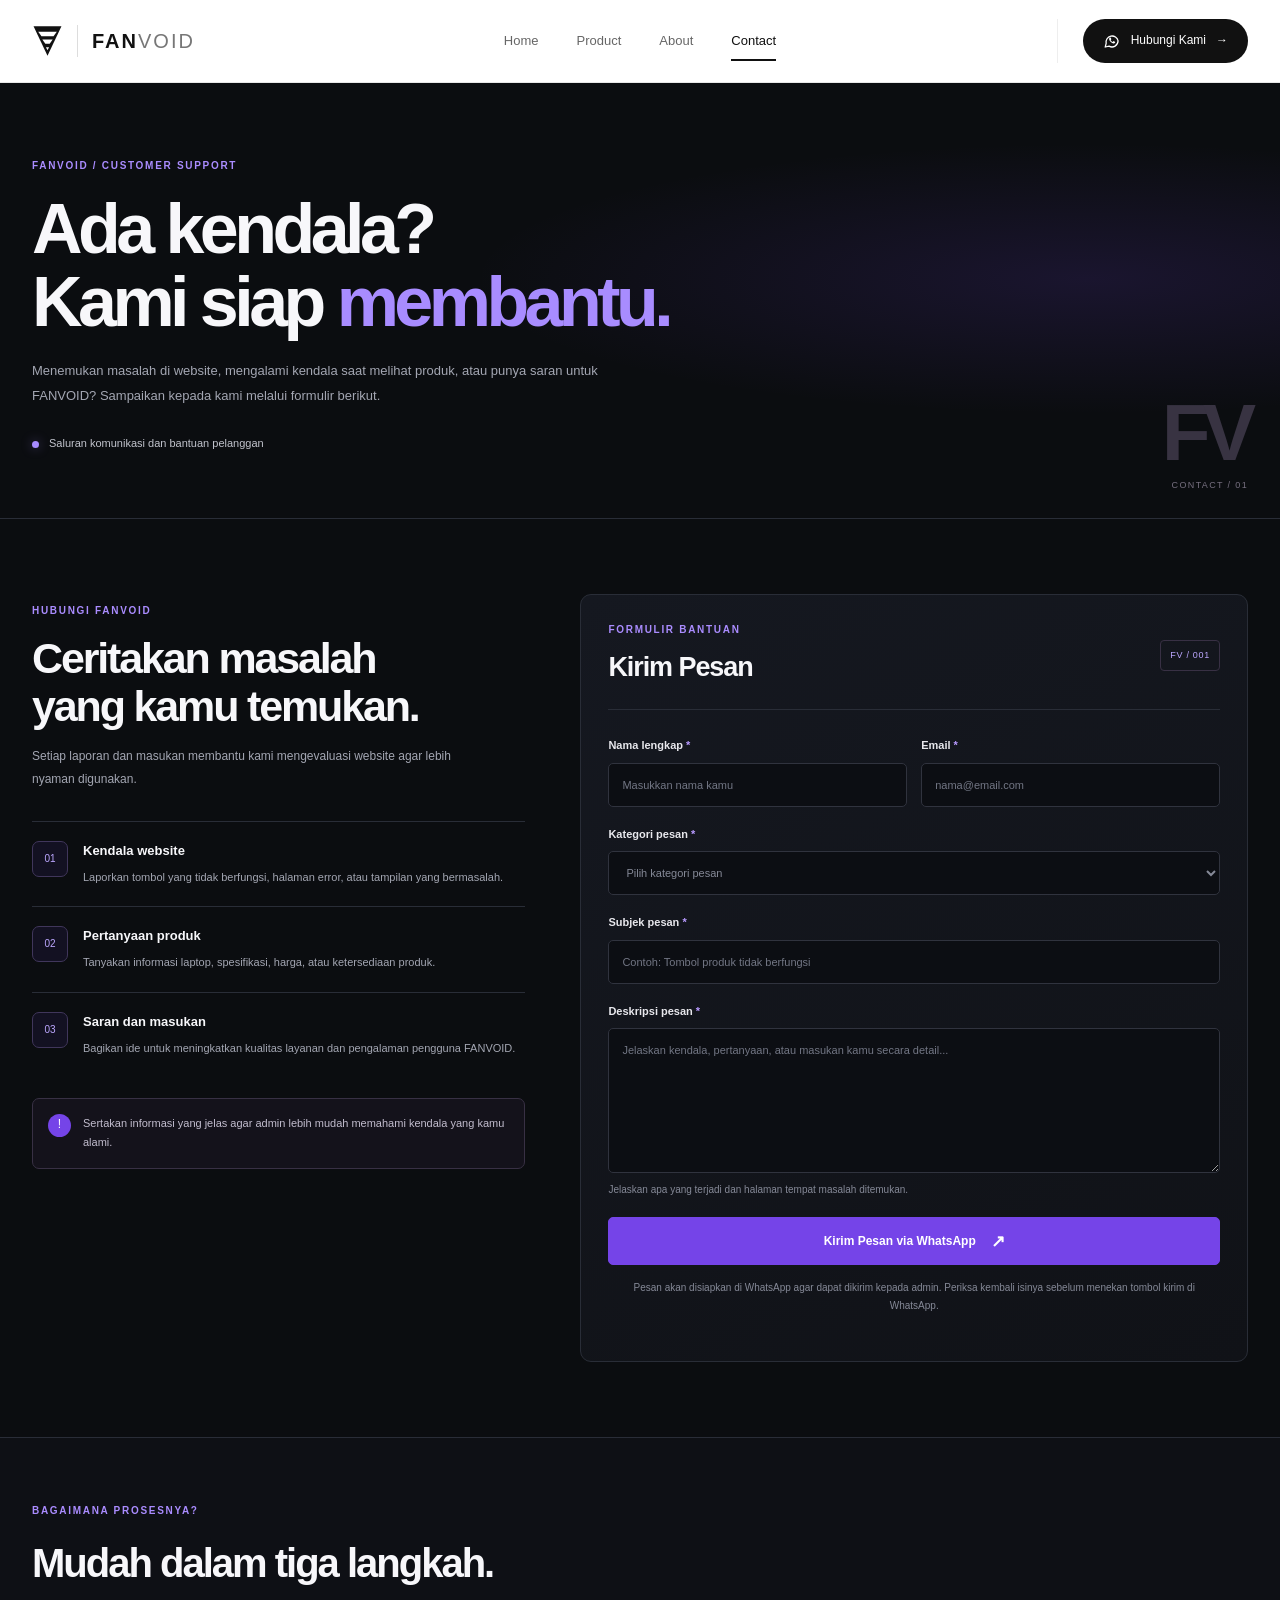
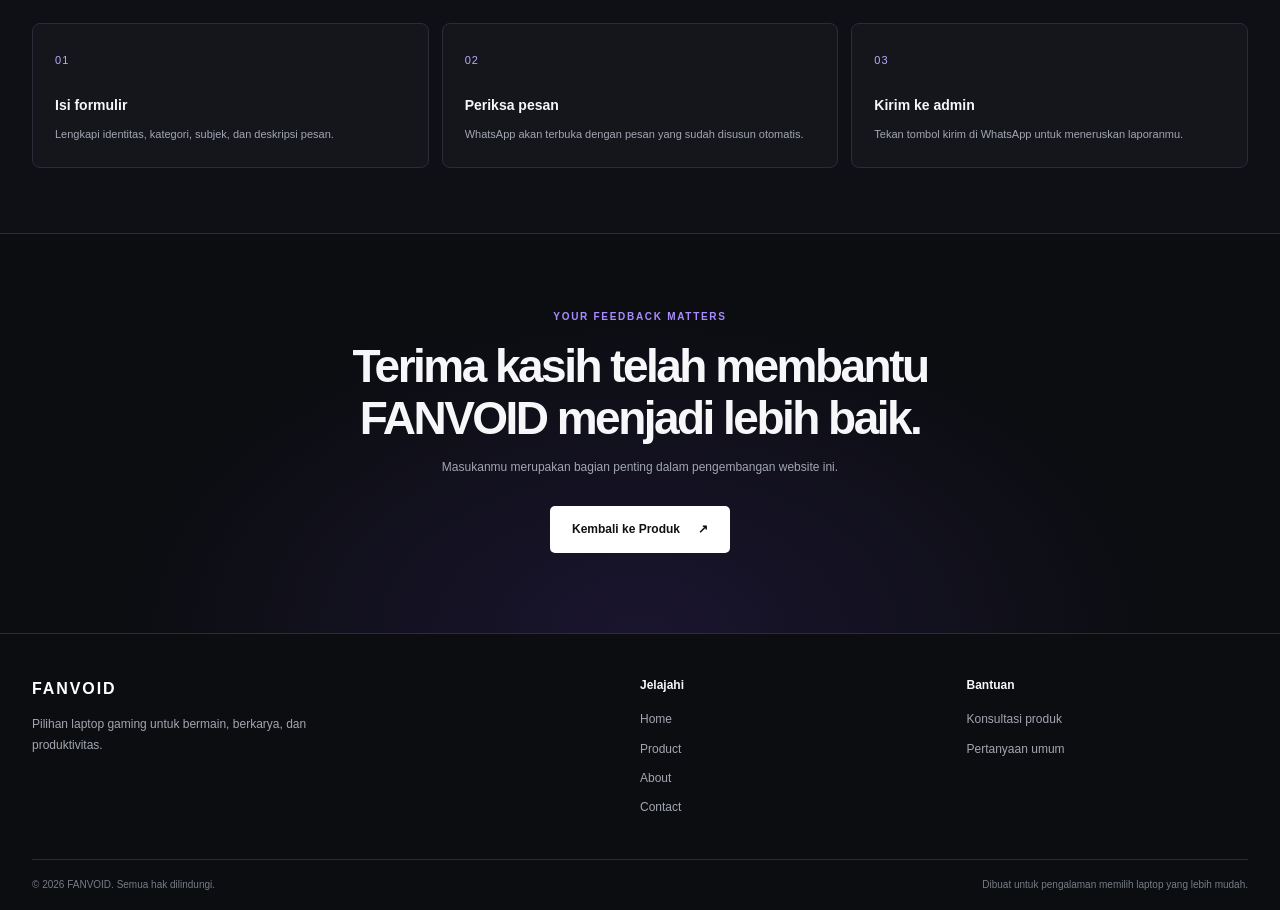
<file: contact.html>
<!DOCTYPE html>
<html lang="id">
<head>
  <meta charset="UTF-8">
  <meta name="viewport" content="width=device-width, initial-scale=1.0">
  <meta name="description" content="Hubungi tim FANVOID untuk melaporkan kendala website, masalah produk, pertanyaan, dan masukan.">
  <title>Hubungi Kami — FANVOID</title>
  <link rel="stylesheet" href="css/style.css">
  <script src="js/script.js" defer></script>
</head>

<body data-page="contact">

  <div id="site-header"></div>

  <main class="contact-page">

    <section class="contact-hero">
      <div class="contact-hero-inner">
        <span class="fv-eyebrow">FANVOID / CUSTOMER SUPPORT</span>
        <h1>Ada kendala?<br>Kami siap <span>membantu.</span></h1>
        <p>
          Menemukan masalah di website, mengalami kendala saat melihat
          produk, atau punya saran untuk FANVOID? Sampaikan kepada kami
          melalui formulir berikut.
        </p>

        <div class="contact-hero-meta">
          <span class="contact-status-dot"></span>
          <span>Saluran komunikasi dan bantuan pelanggan</span>
        </div>
      </div>

      <div class="contact-hero-decoration" aria-hidden="true">
        <span>FV</span>
        <span>CONTACT / 01</span>
      </div>
    </section>

    <section class="contact-main">

      <div class="contact-information">
        <span class="fv-eyebrow">HUBUNGI FANVOID</span>
        <h2>Ceritakan masalah yang kamu temukan.</h2>
        <p>
          Setiap laporan dan masukan membantu kami mengevaluasi website
          agar lebih nyaman digunakan.
        </p>

        <div class="contact-info-list">

          <div class="contact-info-item">
            <span class="contact-info-icon">01</span>
            <div>
              <h3>Kendala website</h3>
              <p>Laporkan tombol yang tidak berfungsi, halaman error, atau tampilan yang bermasalah.</p>
            </div>
          </div>

          <div class="contact-info-item">
            <span class="contact-info-icon">02</span>
            <div>
              <h3>Pertanyaan produk</h3>
              <p>Tanyakan informasi laptop, spesifikasi, harga, atau ketersediaan produk.</p>
            </div>
          </div>

          <div class="contact-info-item">
            <span class="contact-info-icon">03</span>
            <div>
              <h3>Saran dan masukan</h3>
              <p>Bagikan ide untuk meningkatkan kualitas layanan dan pengalaman pengguna FANVOID.</p>
            </div>
          </div>

        </div>

        <div class="contact-note">
          <span>!</span>
          <p>
            Sertakan informasi yang jelas agar admin lebih mudah memahami
            kendala yang kamu alami.
          </p>
        </div>
      </div>

      <div class="contact-form-panel">

        <div class="contact-form-heading">
          <div>
            <span class="fv-eyebrow">FORMULIR BANTUAN</span>
            <h2>Kirim Pesan</h2>
          </div>
          <span class="contact-form-number">FV / 001</span>
        </div>

        <form id="fanvoid-contact-form" class="fanvoid-contact-form">

          <div class="contact-field-row">

            <div class="contact-field">
              <label for="contact-name">Nama lengkap <span>*</span></label>
              <input
                type="text"
                id="contact-name"
                name="name"
                placeholder="Masukkan nama kamu"
                autocomplete="name"
                required
              >
            </div>

            <div class="contact-field">
              <label for="contact-email">Email <span>*</span></label>
              <input
                type="email"
                id="contact-email"
                name="email"
                placeholder="nama@email.com"
                autocomplete="email"
                required
              >
            </div>

          </div>

          <div class="contact-field">
            <label for="contact-category">Kategori pesan <span>*</span></label>
            <select id="contact-category" name="category" required>
              <option value="" selected disabled>Pilih kategori pesan</option>
              <option value="Kendala website">Kendala website</option>
              <option value="Masalah produk">Masalah produk</option>
              <option value="Pertanyaan produk">Pertanyaan produk</option>
              <option value="Saran dan masukan">Saran dan masukan</option>
              <option value="Lainnya">Lainnya</option>
            </select>
          </div>

          <div class="contact-field">
            <label for="contact-subject">Subjek pesan <span>*</span></label>
            <input
              type="text"
              id="contact-subject"
              name="subject"
              placeholder="Contoh: Tombol produk tidak berfungsi"
              required
            >
          </div>

          <div class="contact-field">
            <label for="contact-message">Deskripsi pesan <span>*</span></label>
            <textarea
              id="contact-message"
              name="message"
              rows="6"
              placeholder="Jelaskan kendala, pertanyaan, atau masukan kamu secara detail..."
              required
            ></textarea>
            <small>Jelaskan apa yang terjadi dan halaman tempat masalah ditemukan.</small>
          </div>

          <button type="submit" class="contact-submit-button">
            Kirim Pesan via WhatsApp <span>↗</span>
          </button>

          <p class="contact-form-disclaimer">
            Pesan akan disiapkan di WhatsApp agar dapat dikirim kepada admin.
            Periksa kembali isinya sebelum menekan tombol kirim di WhatsApp.
          </p>

          <p
            id="contact-form-status"
            class="contact-form-status"
            role="status"
            aria-live="polite"
          ></p>

        </form>
      </div>

    </section>

    <section class="contact-steps">

      <div class="contact-steps-heading">
        <span class="fv-eyebrow">BAGAIMANA PROSESNYA?</span>
        <h2>Mudah dalam tiga langkah.</h2>
      </div>

      <div class="contact-steps-grid">

        <article>
          <span>01</span>
          <h3>Isi formulir</h3>
          <p>Lengkapi identitas, kategori, subjek, dan deskripsi pesan.</p>
        </article>

        <article>
          <span>02</span>
          <h3>Periksa pesan</h3>
          <p>WhatsApp akan terbuka dengan pesan yang sudah disusun otomatis.</p>
        </article>

        <article>
          <span>03</span>
          <h3>Kirim ke admin</h3>
          <p>Tekan tombol kirim di WhatsApp untuk meneruskan laporanmu.</p>
        </article>

      </div>
    </section>

    <section class="contact-bottom-cta">
      <span class="fv-eyebrow">YOUR FEEDBACK MATTERS</span>
      <h2>Terima kasih telah membantu FANVOID menjadi lebih baik.</h2>
      <p>Masukanmu merupakan bagian penting dalam pengembangan website ini.</p>
      <a href="product.html" class="fv-button fv-button-light">
        Kembali ke Produk <span>↗</span>
      </a>
    </section>

  </main>

  <div id="site-footer"></div>

  <script>
    // Nomor WhatsApp admin FANVOID
    const FANVOID_ADMIN_WHATSAPP = "6289666377907";

    const contactForm = document.getElementById("fanvoid-contact-form");
    const contactStatus = document.getElementById("contact-form-status");

    contactForm.addEventListener("submit", function (event) {
      event.preventDefault();

      if (!contactForm.checkValidity()) {
        contactForm.reportValidity();
        return;
      }

      const formData = new FormData(contactForm);

      const name = formData.get("name").trim();
      const email = formData.get("email").trim();
      const category = formData.get("category");
      const subject = formData.get("subject").trim();
      const message = formData.get("message").trim();

      const whatsappMessage = [
        "Halo Admin FANVOID, saya ingin menyampaikan pesan.",
        "",
        "Nama: " + name,
        "Email: " + email,
        "Kategori: " + category,
        "Subjek: " + subject,
        "",
        "Deskripsi:",
        message
      ].join("\n");

      const whatsappURL =
        "https://wa.me/" +
        FANVOID_ADMIN_WHATSAPP +
        "?text=" +
        encodeURIComponent(whatsappMessage);

      contactStatus.classList.remove("is-error");
      contactStatus.textContent =
        "WhatsApp sedang dibuka. Periksa pesan, lalu tekan Kirim di WhatsApp.";

      window.open(whatsappURL, "_blank", "noopener,noreferrer");
    });
  </script>

</body>
</html>
</file>
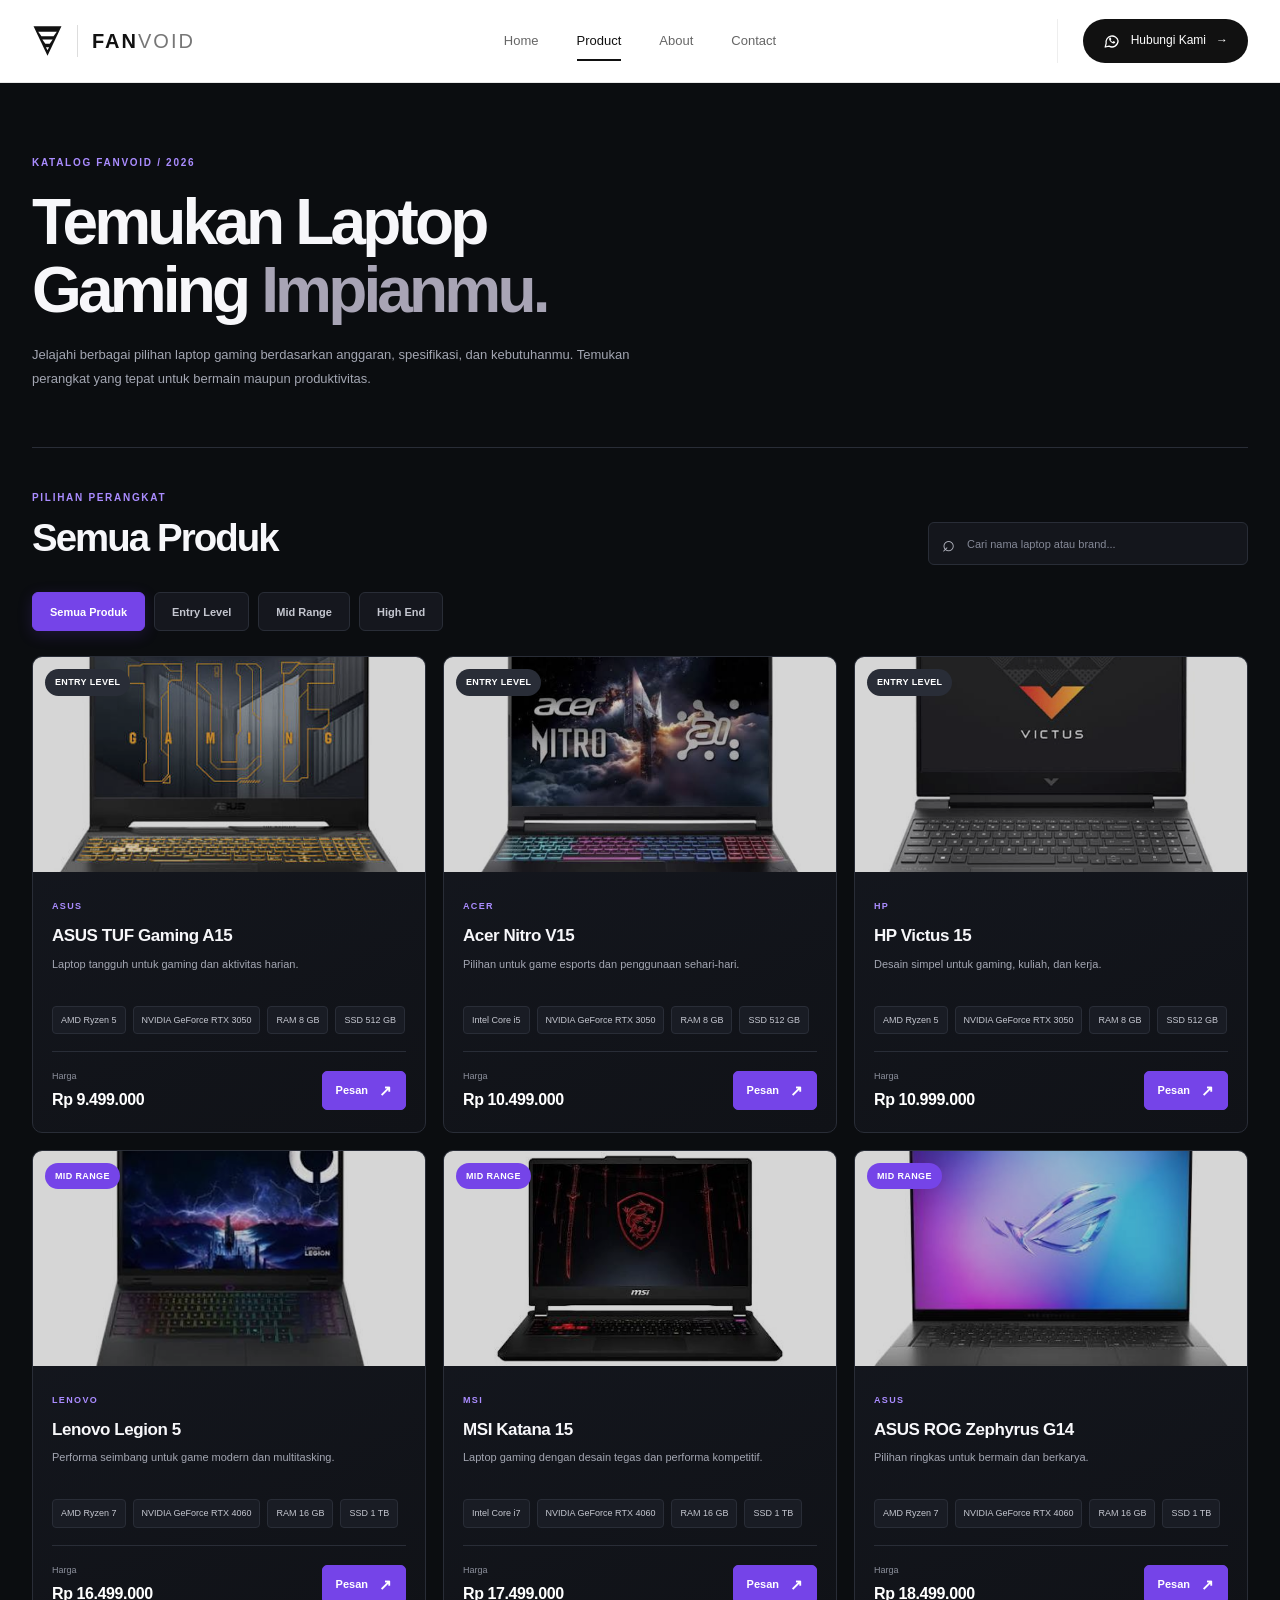
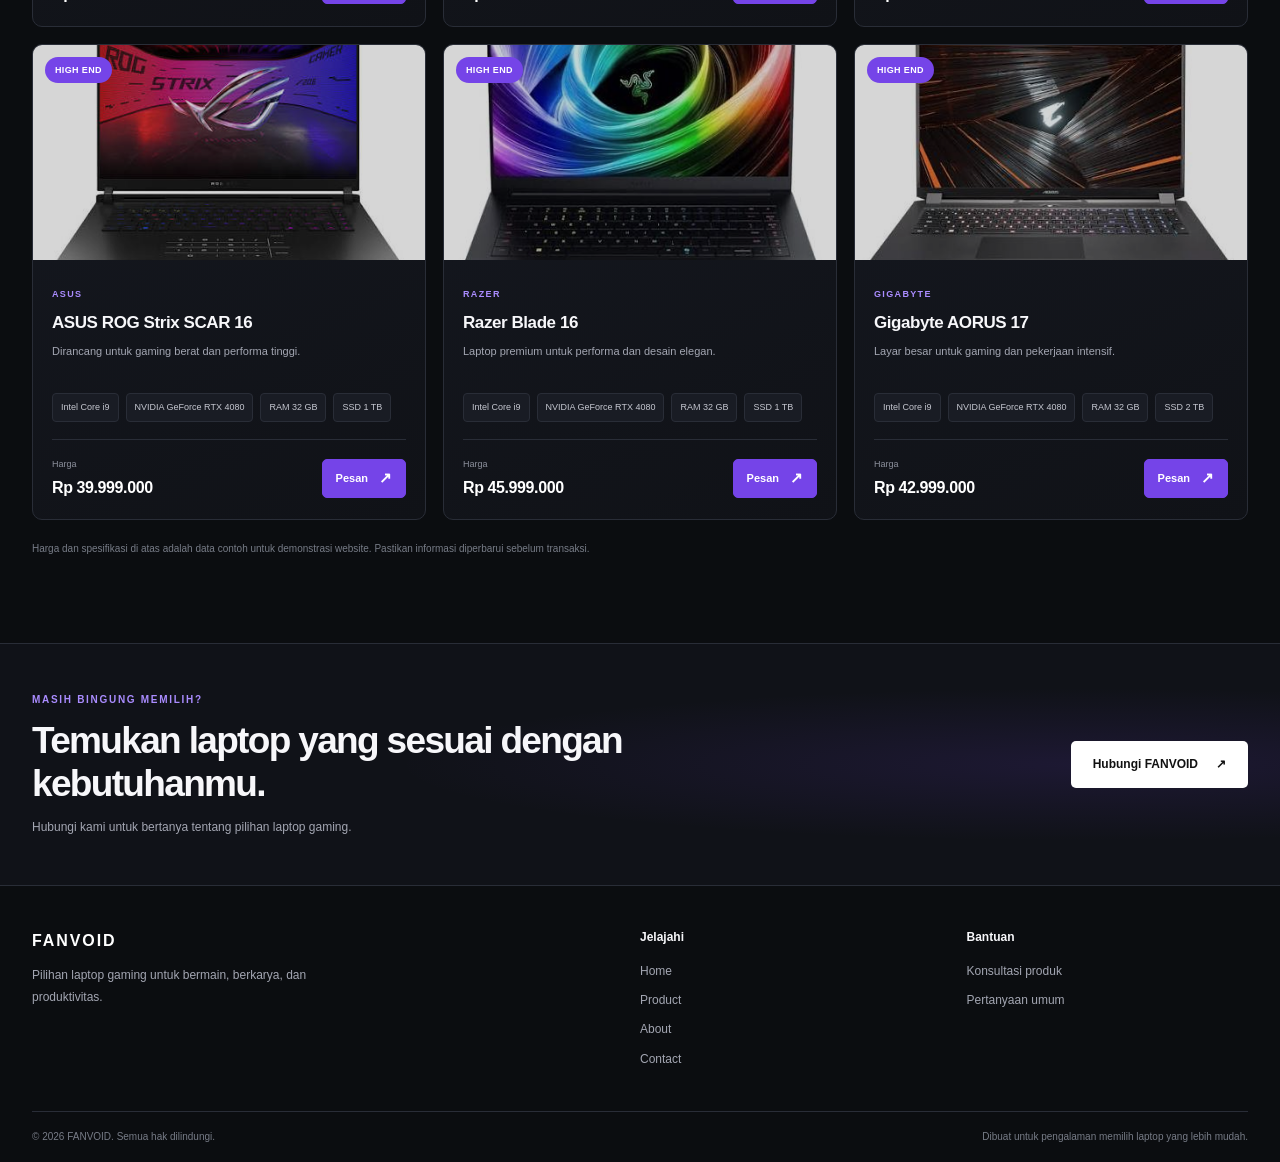
<file: product.html>
<!DOCTYPE html>
<html lang="id">
<head>
  <meta charset="UTF-8">
  <meta name="viewport" content="width=device-width, initial-scale=1.0">
  <meta name="description" content="Jelajahi laptop gaming FANVOID berdasarkan kategori dan spesifikasi.">
  <title>Produk Laptop Gaming — FANVOID</title>
  <link rel="stylesheet" href="css/style.css">
  <script src="js/script.js" defer></script>
</head>

<body data-page="product">

  <div id="site-header"></div>

  <main class="product-page">

    <section class="page-intro">
      <span class="fv-eyebrow">KATALOG FANVOID / 2026</span>
      <h1>Temukan Laptop<br>Gaming <span>Impianmu.</span></h1>
      <p class="lead">
        Jelajahi berbagai pilihan laptop gaming berdasarkan anggaran,
        spesifikasi, dan kebutuhanmu. Temukan perangkat yang tepat
        untuk bermain maupun produktivitas.
      </p>
    </section>

    <section class="fv-section product-catalog">

      <div class="catalog-toolbar">
        <div>
          <span class="fv-eyebrow">PILIHAN PERANGKAT</span>
          <h2>Semua Produk</h2>
        </div>

        <label class="product-search">
          <span aria-hidden="true">⌕</span>
          <input
            type="search"
            id="product-search"
            placeholder="Cari nama laptop atau brand..."
            aria-label="Cari laptop"
          >
        </label>
      </div>

      <div class="product-filters" role="group" aria-label="Filter kategori laptop">
        <button class="product-filter is-active" type="button" data-category="all">
          Semua Produk
        </button>
        <button class="product-filter" type="button" data-category="entry">
          Entry Level
        </button>
        <button class="product-filter" type="button" data-category="mid">
          Mid Range
        </button>
        <button class="product-filter" type="button" data-category="high">
          High End
        </button>
      </div>

      <div class="catalog-product-grid" id="catalog-product-grid">

        <!-- ENTRY LEVEL -->
        <article class="catalog-product-card" data-category="entry"
          data-search="asus tuf gaming a15 asus ryzen 5 rtx 3050">
          <div class="catalog-product-image">
            <img src="foto/asus tuf a15.jpg"
              alt="ASUS TUF Gaming A15" loading="lazy">
            <span class="catalog-badge">ENTRY LEVEL</span>
          </div>
          <div class="catalog-product-info">
            <span class="catalog-brand">ASUS</span>
            <h3>ASUS TUF Gaming A15</h3>
            <p class="catalog-description">Laptop tangguh untuk gaming dan aktivitas harian.</p>
            <div class="catalog-specs">
              <span>AMD Ryzen 5</span>
              <span>NVIDIA GeForce RTX 3050</span>
              <span>RAM 8 GB</span>
              <span>SSD 512 GB</span>
            </div>
            <div class="catalog-product-bottom">
              <div>
                <small>Harga</small>
                <strong>Rp 9.499.000</strong>
              </div>
              <a class="catalog-order-button" href="#"
                data-product="ASUS TUF Gaming A15"
                aria-label="Pesan ASUS TUF Gaming A15 via WhatsApp">
                Pesan <span>↗</span>
              </a>
            </div>
          </div>
        </article>

        <article class="catalog-product-card" data-category="entry"
          data-search="acer nitro v15 acer intel core i5 rtx 3050">
          <div class="catalog-product-image">
            <img src="foto/acer nitrov15.jpg"
              alt="Acer Nitro V15" loading="lazy">
            <span class="catalog-badge">ENTRY LEVEL</span>
          </div>
          <div class="catalog-product-info">
            <span class="catalog-brand">ACER</span>
            <h3>Acer Nitro V15</h3>
            <p class="catalog-description">Pilihan untuk game esports dan penggunaan sehari-hari.</p>
            <div class="catalog-specs">
              <span>Intel Core i5</span>
              <span>NVIDIA GeForce RTX 3050</span>
              <span>RAM 8 GB</span>
              <span>SSD 512 GB</span>
            </div>
            <div class="catalog-product-bottom">
              <div>
                <small>Harga</small>
                <strong>Rp 10.499.000</strong>
              </div>
              <a class="catalog-order-button" href="#"
                data-product="Acer Nitro V15"
                aria-label="Pesan Acer Nitro V15 via WhatsApp">
                Pesan <span>↗</span>
              </a>
            </div>
          </div>
        </article>

        <article class="catalog-product-card" data-category="entry"
          data-search="hp victus 15 hp ryzen 5 rtx 3050">
          <div class="catalog-product-image">
            <img src="foto/hp.jpg"
              alt="HP Victus 15" loading="lazy">
            <span class="catalog-badge">ENTRY LEVEL</span>
          </div>
          <div class="catalog-product-info">
            <span class="catalog-brand">HP</span>
            <h3>HP Victus 15</h3>
            <p class="catalog-description">Desain simpel untuk gaming, kuliah, dan kerja.</p>
            <div class="catalog-specs">
              <span>AMD Ryzen 5</span>
              <span>NVIDIA GeForce RTX 3050</span>
              <span>RAM 8 GB</span>
              <span>SSD 512 GB</span>
            </div>
            <div class="catalog-product-bottom">
              <div>
                <small>Harga</small>
                <strong>Rp 10.999.000</strong>
              </div>
              <a class="catalog-order-button" href="#"
                data-product="HP Victus 15"
                aria-label="Pesan HP Victus 15 via WhatsApp">
                Pesan <span>↗</span>
              </a>
            </div>
          </div>
        </article>

        <!-- MID RANGE -->
        <article class="catalog-product-card" data-category="mid"
          data-search="lenovo legion 5 lenovo ryzen 7 rtx 4060">
          <div class="catalog-product-image">
            <img src="foto/lenovo legion 5.jpg"
              alt="Lenovo Legion 5" loading="lazy">
            <span class="catalog-badge catalog-badge-purple">MID RANGE</span>
          </div>
          <div class="catalog-product-info">
            <span class="catalog-brand">LENOVO</span>
            <h3>Lenovo Legion 5</h3>
            <p class="catalog-description">Performa seimbang untuk game modern dan multitasking.</p>
            <div class="catalog-specs">
              <span>AMD Ryzen 7</span>
              <span>NVIDIA GeForce RTX 4060</span>
              <span>RAM 16 GB</span>
              <span>SSD 1 TB</span>
            </div>
            <div class="catalog-product-bottom">
              <div>
                <small>Harga</small>
                <strong>Rp 16.499.000</strong>
              </div>
              <a class="catalog-order-button" href="#"
                data-product="Lenovo Legion 5"
                aria-label="Pesan Lenovo Legion 5 via WhatsApp">
                Pesan <span>↗</span>
              </a>
            </div>
          </div>
        </article>

        <article class="catalog-product-card" data-category="mid"
          data-search="msi katana 15 msi intel core i7 rtx 4060">
          <div class="catalog-product-image">
            <img src="foto/msi katana 15.jpg"
              alt="MSI Katana 15" loading="lazy">
            <span class="catalog-badge catalog-badge-purple">MID RANGE</span>
          </div>
          <div class="catalog-product-info">
            <span class="catalog-brand">MSI</span>
            <h3>MSI Katana 15</h3>
            <p class="catalog-description">Laptop gaming dengan desain tegas dan performa kompetitif.</p>
            <div class="catalog-specs">
              <span>Intel Core i7</span>
              <span>NVIDIA GeForce RTX 4060</span>
              <span>RAM 16 GB</span>
              <span>SSD 1 TB</span>
            </div>
            <div class="catalog-product-bottom">
              <div>
                <small>Harga</small>
                <strong>Rp 17.499.000</strong>
              </div>
              <a class="catalog-order-button" href="#"
                data-product="MSI Katana 15"
                aria-label="Pesan MSI Katana 15 via WhatsApp">
                Pesan <span>↗</span>
              </a>
            </div>
          </div>
        </article>

        <article class="catalog-product-card" data-category="mid"
          data-search="asus rog zephyrus g14 asus ryzen 7 rtx 4060">
          <div class="catalog-product-image">
            <img src="foto/ASUS ROG Zephyrus G14.jpg"
              alt="ASUS ROG Zephyrus G14" loading="lazy">
            <span class="catalog-badge catalog-badge-purple">MID RANGE</span>
          </div>
          <div class="catalog-product-info">
            <span class="catalog-brand">ASUS</span>
            <h3>ASUS ROG Zephyrus G14</h3>
            <p class="catalog-description">Pilihan ringkas untuk bermain dan berkarya.</p>
            <div class="catalog-specs">
              <span>AMD Ryzen 7</span>
              <span>NVIDIA GeForce RTX 4060</span>
              <span>RAM 16 GB</span>
              <span>SSD 1 TB</span>
            </div>
            <div class="catalog-product-bottom">
              <div>
                <small>Harga</small>
                <strong>Rp 18.499.000</strong>
              </div>
              <a class="catalog-order-button" href="#"
                data-product="ASUS ROG Zephyrus G14"
                aria-label="Pesan ASUS ROG Zephyrus G14 via WhatsApp">
                Pesan <span>↗</span>
              </a>
            </div>
          </div>
        </article>

        <!-- HIGH END -->
        <article class="catalog-product-card" data-category="high"
          data-search="asus rog strix scar 16 asus intel core i9 rtx 4080">
          <div class="catalog-product-image">
            <img src="foto/ASUS ROG Strix SCAR 16.jpg"
              alt="ASUS ROG Strix SCAR 16" loading="lazy">
            <span class="catalog-badge catalog-badge-purple">HIGH END</span>
          </div>
          <div class="catalog-product-info">
            <span class="catalog-brand">ASUS</span>
            <h3>ASUS ROG Strix SCAR 16</h3>
            <p class="catalog-description">Dirancang untuk gaming berat dan performa tinggi.</p>
            <div class="catalog-specs">
              <span>Intel Core i9</span>
              <span>NVIDIA GeForce RTX 4080</span>
              <span>RAM 32 GB</span>
              <span>SSD 1 TB</span>
            </div>
            <div class="catalog-product-bottom">
              <div>
                <small>Harga</small>
                <strong>Rp 39.999.000</strong>
              </div>
              <a class="catalog-order-button" href="#"
                data-product="ASUS ROG Strix SCAR 16"
                aria-label="Pesan ASUS ROG Strix SCAR 16 via WhatsApp">
                Pesan <span>↗</span>
              </a>
            </div>
          </div>
        </article>

        <article class="catalog-product-card" data-category="high"
          data-search="razer blade 16 razer intel core i9 rtx 4080">
          <div class="catalog-product-image">
            <img src="foto/Razer Blade 16.jpg"
              alt="Razer Blade 16" loading="lazy">
            <span class="catalog-badge catalog-badge-purple">HIGH END</span>
          </div>
          <div class="catalog-product-info">
            <span class="catalog-brand">RAZER</span>
            <h3>Razer Blade 16</h3>
            <p class="catalog-description">Laptop premium untuk performa dan desain elegan.</p>
            <div class="catalog-specs">
              <span>Intel Core i9</span>
              <span>NVIDIA GeForce RTX 4080</span>
              <span>RAM 32 GB</span>
              <span>SSD 1 TB</span>
            </div>
            <div class="catalog-product-bottom">
              <div>
                <small>Harga</small>
                <strong>Rp 45.999.000</strong>
              </div>
              <a class="catalog-order-button" href="#"
                data-product="Razer Blade 16"
                aria-label="Pesan Razer Blade 16 via WhatsApp">
                Pesan <span>↗</span>
              </a>
            </div>
          </div>
        </article>

        <article class="catalog-product-card" data-category="high"
          data-search="gigabyte aorus 17 gigabyte intel core i9 rtx 4080">
          <div class="catalog-product-image">
            <img src="foto/Gigabyte AORUS 17.jpg"
              alt="Gigabyte AORUS 17" loading="lazy">
            <span class="catalog-badge catalog-badge-purple">HIGH END</span>
          </div>
          <div class="catalog-product-info">
            <span class="catalog-brand">GIGABYTE</span>
            <h3>Gigabyte AORUS 17</h3>
            <p class="catalog-description">Layar besar untuk gaming dan pekerjaan intensif.</p>
            <div class="catalog-specs">
              <span>Intel Core i9</span>
              <span>NVIDIA GeForce RTX 4080</span>
              <span>RAM 32 GB</span>
              <span>SSD 2 TB</span>
            </div>
            <div class="catalog-product-bottom">
              <div>
                <small>Harga</small>
                <strong>Rp 42.999.000</strong>
              </div>
              <a class="catalog-order-button" href="#"
                data-product="Gigabyte AORUS 17"
                aria-label="Pesan Gigabyte AORUS 17 via WhatsApp">
                Pesan <span>↗</span>
              </a>
            </div>
          </div>
        </article>

      </div>

      <div class="catalog-empty" id="catalog-empty" hidden>
        <h3>Produk tidak ditemukan</h3>
        <p>Coba kategori atau kata pencarian yang berbeda.</p>
        <button type="button" id="reset-products" class="product-filter">
          Tampilkan Semua Produk
        </button>
      </div>

      <p class="catalog-disclaimer">
        Harga dan spesifikasi di atas adalah data contoh untuk demonstrasi website.
        Pastikan informasi diperbarui sebelum transaksi.
      </p>

    </section>

    <section class="product-contact-cta">
      <div>
        <span class="fv-eyebrow">MASIH BINGUNG MEMILIH?</span>
        <h2>Temukan laptop yang sesuai dengan kebutuhanmu.</h2>
        <p>Hubungi kami untuk bertanya tentang pilihan laptop gaming.</p>
      </div>
      <a href="contact.html" class="fv-button fv-button-light">
        Hubungi FANVOID <span>↗</span>
      </a>
    </section>

  </main>

  <div id="site-footer"></div>

  <script>
    // Nomor WhatsApp admin FANVOID
    const FANVOID_WHATSAPP = "6289666377907";

    const filterButtons = document.querySelectorAll(".product-filter[data-category]");
    const searchInput = document.getElementById("product-search");
    const productCards = [...document.querySelectorAll(".catalog-product-card")];
    const countLabel = document.getElementById("product-count");
    const emptyState = document.getElementById("catalog-empty");
    const resetButton = document.getElementById("reset-products");

    let activeCategory = "all";

    function filterProducts() {
      const query = searchInput.value.trim().toLowerCase();
      let visible = 0;

      productCards.forEach(card => {
        const matchesCategory =
          activeCategory === "all" ||
          card.dataset.category === activeCategory;

        const searchableText =
          (card.dataset.search + " " + card.innerText).toLowerCase();

        const matchesSearch = searchableText.includes(query);
        const show = matchesCategory && matchesSearch;

        card.hidden = !show;

        if (show) visible++;
      });

      countLabel.textContent = visible;
      emptyState.hidden = visible !== 0;
    }

    filterButtons.forEach(button => {
      button.addEventListener("click", () => {
        activeCategory = button.dataset.category;

        filterButtons.forEach(item => {
          const selected = item === button;
          item.classList.toggle("is-active", selected);
          item.setAttribute("aria-pressed", String(selected));
        });

        const heading = document.querySelector(".catalog-toolbar h2");

        const categoryNames = {
          all: "Semua Produk",
          entry: "Entry Level",
          mid: "Mid Range",
          high: "High End"
        };

        heading.textContent = categoryNames[activeCategory];

        filterProducts();
      });
    });

    searchInput.addEventListener("input", filterProducts);

    resetButton.addEventListener("click", () => {
      activeCategory = "all";
      searchInput.value = "";

      filterButtons.forEach(button => {
        const selected = button.dataset.category === "all";
        button.classList.toggle("is-active", selected);
        button.setAttribute("aria-pressed", String(selected));
      });

      document.querySelector(".catalog-toolbar h2").textContent =
        "Semua Produk";

      filterProducts();
    });

    // Tombol pesan mengarahkan pelanggan ke WhatsApp admin.
    document.querySelectorAll(".catalog-order-button").forEach(button => {
      button.addEventListener("click", event => {
        event.preventDefault();

        const productName = button.dataset.product;

        const message =
          `Halo FANVOID, saya tertarik dengan ${productName}. ` +
          `Boleh minta informasi harga dan ketersediaannya?`;

        const url =
          "https://wa.me/" + FANVOID_WHATSAPP +
          "?text=" + encodeURIComponent(message);

        window.open(url, "_blank", "noopener,noreferrer");
      });
    });

    filterButtons.forEach(button => {
      button.setAttribute(
        "aria-pressed",
        String(button.dataset.category === "all")
      );
    });
  </script>

</body>
</html>
</file>
<file: css/style.css>
/* =========================================
   FANVOID — UNIFIED DESIGN SYSTEM
   Dark premium | White header | Purple accent
========================================= */

:root {
  --bg: #0b0d10;
  --surface: #12151b;
  --surface-2: #171a22;
  --border: #292d37;
  --text: #f7f7fa;
  --muted: #a3a6b2;
  --purple: #7544e8;
  --purple-light: #aa8cff;
  --white: #fff;
  --header-height: 82px;
}

* {
  box-sizing: border-box;
}

html {
  scroll-behavior: smooth;
  scroll-padding-top: 100px;
}

body {
  margin: 0;
  background: var(--bg);
  color: var(--text);
  font-family: Inter, Arial, sans-serif;
  line-height: 1.6;
}

body, button, input, select, textarea {
  font-family: Inter, Arial, sans-serif;
}

img {
  display: block;
  max-width: 100%;
}

a {
  color: inherit;
}

button {
  cursor: pointer;
}

[hidden] {
  display: none !important;
}

.section-wrap,
.fv-section,
.fv-service-inner {
  width: min(100% - 64px, 1280px);
  margin-inline: auto;
}

/* =========================================
   HEADER — TETAP PUTIH
========================================= */

.site-header {
  position: sticky;
  top: 0;
  z-index: 100;
  background: #fff;
  border-bottom: 1px solid #e8e8e8;
}

.header-inner {
  width: min(100% - 64px, 1440px);
  min-height: var(--header-height);
  margin: auto;
  display: grid;
  grid-template-columns: 1fr auto 1fr;
  align-items: center;
  gap: 30px;
}

.brand {
  display: inline-flex;
  align-items: center;
  gap: 14px;
  justify-self: start;
  color: #111;
  text-decoration: none;
}

.brand-mark {
  width: 31px;
  height: 36px;
}

.brand-divider {
  width: 1px;
  height: 32px;
  background: #ddd;
}

.brand-name {
  font-size: 20px;
  font-weight: 800;
  letter-spacing: .1em;
}

.brand-name span {
  color: #777;
  font-weight: 500;
}

.main-nav {
  display: flex;
  align-items: center;
  gap: 38px;
}

.main-nav a {
  position: relative;
  padding: 30px 0;
  color: #666;
  font-size: 13px;
  text-decoration: none;
  transition: color .2s;
}

.main-nav a:hover,
.main-nav a.active {
  color: #111;
}

.main-nav a.active::after {
  content: "";
  position: absolute;
  bottom: 20px;
  left: 0;
  right: 0;
  height: 2px;
  background: #111;
}

.header-action {
  justify-self: end;
  padding-left: 25px;
  border-left: 1px solid #eee;
}

.whatsapp-button {
  display: inline-flex;
  align-items: center;
  justify-content: center;
  gap: 10px;
  min-height: 44px;
  padding: 0 20px;
  border-radius: 30px;
  background: #111;
  color: #fff;
  font-size: 12px;
  text-decoration: none;
  transition: background .2s;
}

.whatsapp-button:hover {
  background: var(--purple);
}

.whatsapp-button svg {
  width: 18px;
  height: 18px;
}

.menu-toggle {
  display: none;
  width: 40px;
  height: 40px;
  align-items: center;
  justify-content: center;
  border: 1px solid #ddd;
  border-radius: 5px;
  background: #fff;
  color: #111;
}

/* =========================================
   GLOBAL TYPOGRAPHY
========================================= */

.fv-eyebrow {
  display: block;
  color: var(--purple-light);
  font-size: 10px;
  font-weight: 700;
  letter-spacing: .17em;
  text-transform: uppercase;
}

.fv-button {
  display: inline-flex;
  align-items: center;
  justify-content: center;
  gap: 18px;
  min-height: 47px;
  padding: 0 21px;
  border: 1px solid transparent;
  border-radius: 5px;
  font-size: 12px;
  font-weight: 650;
  text-decoration: none;
  transition: background .2s, border-color .2s, transform .2s;
}

.fv-button:hover {
  transform: translateY(-2px);
}

.fv-button-light {
  background: #fff;
  color: #111;
}

.fv-button-light:hover {
  background: #e8e0ff;
}

.fv-text-link {
  display: inline-flex;
  align-items: center;
  gap: 10px;
  color: #e7e7ee;
  font-size: 12px;
  text-decoration: none;
}

.fv-text-link:hover {
  color: var(--purple-light);
}

/* =========================================
   HERO
========================================= */

.fv-hero {
  width: min(100% - 64px, 1280px);
  min-height: 565px;
  margin: auto;
  padding: 65px 0;
  display: grid;
  grid-template-columns: .9fr 1.1fr;
  align-items: center;
  gap: 50px;
}

.fv-hero-content h1 {
  margin: 20px 0;
  font-size: clamp(43px, 5.2vw, 70px);
  font-weight: 750;
  line-height: 1.04;
  letter-spacing: -.065em;
}

.fv-hero-content h1 span {
  color: #a8a4b5;
}

.fv-hero-content > p {
  max-width: 480px;
  color: var(--muted);
  font-size: 13px;
  line-height: 1.9;
}

.fv-hero-content .fv-button {
  margin-top: 17px;
}

.fv-trust-row {
  display: flex;
  flex-wrap: wrap;
  gap: 17px;
  margin-top: 36px;
  padding-top: 18px;
  border-top: 1px solid var(--border);
}

.fv-trust-item {
  display: flex;
  align-items: center;
  gap: 8px;
  color: #c4c6cf;
  font-size: 10px;
  line-height: 1.6;
}

.fv-trust-icon {
  color: var(--purple-light);
  font-size: 19px;
}

.fv-hero-visual {
  position: relative;
  overflow: hidden;
  background: var(--surface);
}

.fv-hero-visual > img {
  width: 100%;
  height: 410px;
  object-fit: cover;
  filter: brightness(.7) saturate(.8);
}

.fv-hero-overlay {
  position: absolute;
  inset: 0;
  background: linear-gradient(
    120deg,
    transparent 45%,
    rgba(117,68,232,.15)
  );
  pointer-events: none;
}

.fv-hero-index {
  position: absolute;
  top: 14px;
  right: 14px;
  padding: 7px 10px;
  background: rgba(10,11,15,.8);
  color: #fff;
  font-size: 10px;
}

.fv-hero-caption {
  position: absolute;
  bottom: 0;
  left: 0;
  right: 0;
  display: flex;
  justify-content: space-between;
  padding: 15px;
  background: linear-gradient(transparent, rgba(0,0,0,.85));
  color: #fff;
  font-size: 9px;
  letter-spacing: .1em;
}

/* =========================================
   SECTION HEADING
========================================= */

.fv-section {
  padding-block: 65px;
  border-top: 1px solid var(--border);
}

.fv-section-heading {
  display: flex;
  align-items: end;
  justify-content: space-between;
  gap: 25px;
  margin-bottom: 27px;
}

.fv-section-heading h2 {
  margin: 10px 0;
  font-size: clamp(30px, 3.6vw, 43px);
  line-height: 1.12;
  letter-spacing: -.055em;
}

.fv-section-heading p {
  max-width: 560px;
  margin: 0;
  color: var(--muted);
  font-size: 12px;
  line-height: 1.8;
}

/* =========================================
   CATEGORY CARDS
========================================= */

.fv-category-grid {
  display: grid;
  grid-template-columns: repeat(3, minmax(0, 1fr));
  gap: 15px;
}

.fv-category-card {
  overflow: hidden;
  border: 1px solid var(--border);
  border-radius: 10px;
  background: var(--surface);
  color: var(--text);
  text-decoration: none;
  transition: border-color .2s, transform .2s;
}

.fv-category-card:hover {
  transform: translateY(-4px);
  border-color: #67519a;
}

.fv-category-image {
  position: relative;
  overflow: hidden;
  background: var(--surface-2);
}

.fv-category-image img {
  width: 100%;
  height: 185px;
  object-fit: cover;
  filter: brightness(.78) saturate(.82);
  transition: transform .35s;
}

.fv-category-card:hover .fv-category-image img {
  transform: scale(1.04);
}

.fv-category-number {
  position: absolute;
  top: 12px;
  right: 14px;
  color: #fff;
  font-size: 23px;
  font-weight: 750;
}

.fv-category-info {
  padding: 19px;
}

.fv-price-range {
  color: var(--purple-light);
  font-size: 10px;
  letter-spacing: .1em;
}

.fv-category-info h3 {
  margin: 8px 0;
  font-size: 23px;
  letter-spacing: -.04em;
}

.fv-category-info > p {
  min-height: 42px;
  margin: 0;
  color: var(--muted);
  font-size: 11px;
  line-height: 1.8;
}

.fv-category-bottom {
  display: flex;
  align-items: center;
  justify-content: space-between;
  margin-top: 17px;
  padding-top: 14px;
  border-top: 1px solid var(--border);
  color: #ddd;
  font-size: 10px;
}

.fv-circle-arrow {
  display: grid;
  width: 31px;
  height: 31px;
  place-items: center;
  border-radius: 50%;
  background: #fff;
  color: var(--purple);
}

.fv-disclaimer {
  margin-top: 16px;
  color: #777c87;
  font-size: 10px;
}

/* =========================================
   FEATURED PRODUCTS
========================================= */

.fv-products-section {
  position: relative;
  background:
    radial-gradient(
      ellipse at 90% 0%,
      rgba(117,68,232,.07),
      transparent 40%
    ),
    var(--bg);
}

.fv-products-section .fv-section-heading h2::after {
  content: ".";
  color: var(--purple-light);
}

.fv-products-section .fv-section-heading .fv-text-link {
  min-height: 44px;
  padding: 0 19px;
  border: 1px solid var(--purple);
  border-radius: 30px;
  background: rgba(117,68,232,.07);
  color: #fff;
  font-weight: 650;
  transition: background .2s, box-shadow .2s;
}

.fv-products-section .fv-section-heading .fv-text-link:hover {
  background: var(--purple);
  box-shadow: 0 0 20px rgba(117,68,232,.2);
}

.fv-products-section .fv-section-heading .fv-text-link span {
  color: var(--purple-light);
  font-size: 17px;
}

.fv-products-section .fv-section-heading .fv-text-link:hover span {
  color: #fff;
}

/* Brand filters */

.fv-brand-filters {
  display: flex;
  flex-wrap: wrap;
  gap: 8px;
  margin-bottom: 22px;
}

.fv-brand-filter {
  min-height: 39px;
  padding: 0 17px;
  border: 1px solid var(--border);
  border-radius: 7px;
  background: var(--surface);
  color: #c8cad3;
  font-size: 11px;
  transition: background .2s, border-color .2s;
}

.fv-brand-filter:hover {
  border-color: #6d54a5;
  color: #fff;
}

.fv-brand-filter.is-active {
  border-color: var(--purple);
  background: var(--purple);
  color: #fff;
  box-shadow: 0 4px 14px rgba(117,68,232,.2);
}

/* Product cards */

.fv-product-grid {
  display: grid;
  grid-template-columns: repeat(4, minmax(0, 1fr));
  gap: 13px;
}

.fv-product-card {
  min-width: 0;
  overflow: hidden;
  border: 1px solid var(--border);
  border-radius: 11px;
  background: linear-gradient(155deg, #151820, #101217);
  transition: transform .25s, border-color .25s, box-shadow .25s;
}

.fv-product-card:hover {
  transform: translateY(-4px);
  border-color: #5d4a89;
  box-shadow: 0 12px 30px rgba(0,0,0,.2);
}

.fv-product-image {
  position: relative;
  overflow: hidden;
  background: var(--surface-2);
}

.fv-product-image > img {
  width: 100%;
  height: 190px;
  object-fit: cover;
  filter: brightness(.84) saturate(.85);
  transition: transform .35s, filter .35s;
}

.fv-product-card:hover .fv-product-image > img {
  transform: scale(1.04);
  filter: brightness(.98) saturate(1);
}

.fv-product-badge {
  position: absolute;
  top: 11px;
  left: 11px;
  padding: 6px 10px;
  border-radius: 30px;
  background: #c73543;
  color: #fff;
  font-size: 9px;
  font-weight: 700;
}

.fv-badge-purple {
  background: var(--purple);
}

.fv-favorite {
  position: absolute;
  top: 9px;
  right: 9px;
  display: grid;
  width: 33px;
  height: 33px;
  place-items: center;
  border: 1px solid #5b5d67;
  border-radius: 50%;
  background: rgba(10,11,15,.7);
  color: #fff;
  font-size: 20px;
  backdrop-filter: blur(7px);
}

.fv-favorite[aria-pressed="true"] {
  border-color: var(--purple-light);
  background: var(--purple);
  color: #fff;
}

.fv-product-info {
  padding: 15px;
}

.fv-product-brand {
  color: var(--purple-light);
  font-size: 9px;
  font-weight: 700;
  letter-spacing: .14em;
}

.fv-product-info h3 {
  margin: 7px 0 10px;
  font-size: 14px;
  line-height: 1.45;
}

.fv-product-info > p {
  margin: 4px 0;
  color: var(--muted);
  font-size: 10px;
}

.fv-product-bottom {
  display: flex;
  align-items: center;
  justify-content: space-between;
  gap: 8px;
  margin-top: 16px;
  padding-top: 13px;
  border-top: 1px solid var(--border);
}

.fv-product-bottom strong {
  font-size: 13px;
}

.fv-cart-button {
  display: grid;
  width: 39px;
  height: 39px;
  flex-shrink: 0;
  place-items: center;
  border: 1px solid #d8caff;
  border-radius: 7px;
  background: #fff;
  color: var(--purple);
  font-size: 18px;
  text-decoration: none;
  transition: background .2s, color .2s;
}

.fv-cart-button:hover {
  background: var(--purple);
  color: #fff;
}

.fv-no-products {
  padding: 25px;
  border: 1px dashed var(--border);
  color: var(--muted);
  text-align: center;
}

/* =========================================
   SERVICE SECTION
========================================= */

.fv-service-section {
  border-top: 1px solid var(--border);
  background: #0e1015;
}

.fv-service-inner {
  display: grid;
  grid-template-columns: .9fr 1.1fr;
  align-items: center;
  gap: 55px;
  padding-block: 75px;
}

.fv-service-copy h2 {
  max-width: 500px;
  margin: 14px 0;
  font-size: clamp(32px, 3.8vw, 48px);
  line-height: 1.1;
  letter-spacing: -.055em;
}

.fv-service-copy > p {
  max-width: 480px;
  color: var(--muted);
  font-size: 12px;
  line-height: 1.9;
}

.fv-service-copy .fv-button {
  margin-top: 14px;
}

.fv-service-grid {
  display: grid;
  grid-template-columns: repeat(2, minmax(0, 1fr));
  gap: 12px;
}

.fv-service-card {
  min-height: 145px;
  padding: 19px;
  border: 1px solid var(--border);
  border-radius: 9px;
  background: var(--surface);
  transition: border-color .2s, transform .2s;
}

.fv-service-card:hover {
  transform: translateY(-3px);
  border-color: #67519a;
}

.fv-service-card > span {
  color: var(--purple-light);
  font-size: 10px;
}

.fv-service-card h3 {
  margin: 18px 0 7px;
  font-size: 13px;
}

.fv-service-card p {
  margin: 0;
  color: var(--muted);
  font-size: 10px;
  line-height: 1.8;
}

/* =========================================
   FOOTER — DARK UNTUK KONSISTENSI KONTEN
========================================= */

.site-footer {
  border-top: 1px solid var(--border);
  background: var(--bg);
  color: var(--text);
}

.footer-main,
.footer-bottom {
  width: min(100% - 64px, 1280px);
  margin-inline: auto;
}

.footer-main {
  display: grid;
  grid-template-columns: 2fr 1fr 1fr;
  gap: 45px;
  padding-block: 42px;
}

.footer-brand {
  color: #fff;
  font-weight: 800;
  letter-spacing: .12em;
  text-decoration: none;
}

.footer-about p {
  max-width: 330px;
  color: var(--muted);
  font-size: 12px;
  line-height: 1.8;
}

.footer-column {
  display: flex;
  flex-direction: column;
  align-items: flex-start;
  gap: 10px;
  font-size: 12px;
}

.footer-column strong {
  margin-bottom: 5px;
}

.footer-column a {
  color: var(--muted);
  text-decoration: none;
}

.footer-column a:hover {
  color: var(--purple-light);
}

.footer-bottom {
  display: flex;
  justify-content: space-between;
  gap: 20px;
  padding-block: 17px;
  border-top: 1px solid var(--border);
  color: #777c87;
  font-size: 10px;
}

/* =========================================
   OTHER PAGES — SHARED DARK THEME
========================================= */

.page-intro {
  width: min(100% - 64px, 1280px);
  margin-inline: auto;
  padding-block: 75px 35px;
}

.page-intro h1 {
  margin: 18px 0;
  font-size: clamp(40px, 5vw, 68px);
  line-height: 1.05;
  letter-spacing: -.06em;
}

.page-intro h1 span {
  color: #a8a4b5;
}

.page-intro .lead {
  max-width: 650px;
  color: var(--muted);
  font-size: 14px;
  line-height: 1.9;
}

.catalog-toolbar {
  display: flex;
  justify-content: space-between;
  align-items: end;
  gap: 20px;
}

.catalog-toolbar h2 {
  margin: 10px 0;
}

.search-field {
  display: flex;
  align-items: center;
  gap: 10px;
  border: 1px solid var(--border);
  padding: 10px;
  background: var(--surface);
}

.search-field input {
  min-width: 150px;
  border: 0;
  outline: none;
  background: transparent;
  color: #fff;
}

.filter-button {
  padding: 9px 15px;
  border: 1px solid var(--border);
  background: var(--surface);
  color: #ddd;
}

.filter-button.is-selected,
.filter-button:hover {
  border-color: var(--purple);
  background: var(--purple);
  color: #fff;
}

.about-feature,
.contact-layout {
  width: min(100% - 64px, 1280px);
  margin: auto;
  padding-block: 35px 75px;
  display: grid;
  grid-template-columns: 1fr 1fr;
  align-items: center;
  gap: 55px;
}

.about-image img {
  width: 100%;
  height: 400px;
  object-fit: cover;
  filter: brightness(.8);
}

.about-copy h2,
.contact-copy h2 {
  font-size: clamp(30px, 3.5vw, 45px);
  line-height: 1.1;
  letter-spacing: -.05em;
}

.about-copy p,
.contact-copy > p {
  color: var(--muted);
  font-size: 13px;
  line-height: 1.9;
}

.values-grid {
  width: min(100% - 64px, 1280px);
  margin: auto;
  display: grid;
  grid-template-columns: repeat(3, 1fr);
  gap: 15px;
}

.values-grid article {
  padding: 22px;
  border: 1px solid var(--border);
  background: var(--surface);
}

.values-grid h3 {
  margin-top: 25px;
}

.values-grid p {
  color: var(--muted);
  font-size: 12px;
  line-height: 1.8;
}

.contact-form {
  display: flex;
  flex-direction: column;
  gap: 10px;
  padding: 25px;
  border: 1px solid var(--border);
  background: var(--surface);
}

.contact-form label {
  margin-top: 8px;
  font-size: 12px;
}

.contact-form input,
.contact-form select,
.contact-form textarea {
  width: 100%;
  padding: 12px;
  border: 1px solid var(--border);
  border-radius: 4px;
  background: #0c0e13;
  color: #fff;
  outline: none;
}

.contact-form input:focus,
.contact-form select:focus,
.contact-form textarea:focus {
  border-color: var(--purple);
}

.contact-form .button {
  align-self: flex-start;
  padding: 12px 20px;
  border: 0;
  background: #fff;
  color: #111;
}

.form-note,
.detail-note {
  color: var(--muted);
  font-size: 11px;
}

/* =========================================
   RESPONSIVE
========================================= */

@media (max-width: 1050px) {
  .header-inner {
    gap: 18px;
  }

  .main-nav {
    gap: 22px;
  }

  .fv-hero {
    gap: 30px;
  }

  .fv-product-grid {
    grid-template-columns: repeat(2, minmax(0, 1fr));
  }

  .fv-product-image > img {
    height: 230px;
  }

  .fv-service-inner {
    gap: 28px;
  }
}

@media (max-width: 800px) {
  .header-inner {
    width: calc(100% - 36px);
    min-height: 72px;
    grid-template-columns: 1fr auto;
  }

  .main-nav {
    display: none;
    position: absolute;
    top: 100%;
    left: 0;
    right: 0;
    padding: 12px 20px;
    border-bottom: 1px solid #eee;
    background: #fff;
    flex-direction: column;
    align-items: stretch;
    gap: 0;
  }

  .main-nav.is-open {
    display: flex;
  }

  .main-nav a {
    padding: 13px 0;
  }

  .main-nav a.active::after {
    bottom: 6px;
    right: auto;
    width: 25px;
  }

  .header-action {
    display: none;
  }

  .menu-toggle {
    display: flex;
  }

  .fv-hero {
    grid-template-columns: 1fr;
    padding-block: 45px;
  }

  .fv-hero-visual > img {
    height: 350px;
  }

  .fv-category-grid {
    grid-template-columns: 1fr;
  }

  .fv-category-image img {
    height: 230px;
  }

  .fv-service-inner {
    grid-template-columns: 1fr;
    padding-block: 55px;
  }

  .about-feature,
  .contact-layout {
    grid-template-columns: 1fr;
    gap: 30px;
  }

  .page-intro {
    padding-top: 55px;
  }
}

@media (max-width: 520px) {
  .section-wrap,
  .fv-section,
  .fv-service-inner,
  .fv-hero,
  .page-intro,
  .about-feature,
  .contact-layout,
  .values-grid,
  .footer-main,
  .footer-bottom {
    width: calc(100% - 32px);
  }

  .fv-hero-content h1 {
    font-size: 42px;
  }

  .fv-hero-visual > img {
    height: 250px;
  }

  .fv-trust-row {
    flex-direction: column;
    gap: 12px;
  }

  .fv-section {
    padding-block: 45px;
  }

  .fv-section-heading {
    align-items: flex-start;
    flex-direction: column;
  }

  .fv-product-grid {
    grid-template-columns: 1fr;
  }

  .fv-product-image > img {
    height: 245px;
  }

  .fv-brand-filters {
    gap: 7px;
  }

  .fv-brand-filter {
    min-height: 36px;
    padding-inline: 11px;
  }

  .fv-service-grid,
  .values-grid {
    grid-template-columns: 1fr;
  }

  .catalog-toolbar {
    align-items: stretch;
    flex-direction: column;
  }

  .search-field input {
    width: 100%;
  }

  .about-image img {
    height: 260px;
  }

  .footer-main {
    grid-template-columns: 1fr 1fr;
    gap: 25px;
  }

  .footer-about {
    grid-column: 1 / -1;
  }

  .footer-bottom {
    flex-direction: column;
  }
}

@media (prefers-reduced-motion: reduce) {
  *,
  *::before,
  *::after {
    scroll-behavior: auto !important;
    transition: none !important;
  }
}

/* =========================================
   FANVOID PRODUCT PAGE
========================================= */

.product-page {
  min-height: 70vh;
  padding-bottom: 0;
  background: #0b0d10;
  color: #f7f7fa;
}

.product-page .page-intro {
  width: min(100% - 64px, 1280px);
  margin-inline: auto;
  padding: 72px 0 42px;
}

.product-page .page-intro h1 {
  margin: 18px 0;
  font-size: clamp(42px, 5vw, 66px);
  line-height: 1.06;
  letter-spacing: -.06em;
}

.product-page .page-intro h1 span {
  color: #a8a4b5;
}

.product-page .page-intro .lead {
  max-width: 650px;
  color: #a3a6b2;
  font-size: 13px;
  line-height: 1.9;
}

.product-catalog {
  width: min(100% - 64px, 1280px);
  margin: auto;
  padding: 42px 0 75px;
  border-top: 1px solid #292d37;
}

.product-page .catalog-toolbar {
  display: flex;
  align-items: end;
  justify-content: space-between;
  gap: 25px;
  margin-bottom: 27px;
}

.product-page .catalog-toolbar h2 {
  margin: 10px 0 5px;
  font-size: clamp(28px, 3vw, 39px);
  line-height: 1.15;
  letter-spacing: -.05em;
}

.product-count {
  margin: 0;
  color: #9296a3;
  font-size: 11px;
}

.product-count strong {
  color: #c4b0ff;
}

.product-search {
  display: flex;
  align-items: center;
  gap: 10px;
  width: min(100%, 320px);
  min-height: 43px;
  padding: 0 13px;
  border: 1px solid #292d37;
  border-radius: 6px;
  background: #14161c;
  color: #b5b7c1;
}

.product-search:focus-within {
  border-color: #7544e8;
}

.product-search > span {
  font-size: 22px;
}

.product-search input {
  width: 100%;
  min-width: 0;
  border: 0;
  outline: none;
  background: transparent;
  color: #fff;
  font-size: 11px;
}

.product-search input::placeholder {
  color: #858997;
}

.product-filters {
  display: flex;
  flex-wrap: wrap;
  gap: 9px;
  margin-bottom: 25px;
}

.product-filter {
  min-height: 39px;
  padding: 0 17px;
  border: 1px solid #292d37;
  border-radius: 6px;
  background: #15171e;
  color: #c4c6cf;
  font-size: 11px;
  font-weight: 600;
  transition: background .2s, border-color .2s, color .2s;
}

.product-filter:hover {
  border-color: #7052b0;
  color: #fff;
}

.product-filter.is-active {
  border-color: #7544e8;
  background: #7544e8;
  color: #fff;
  box-shadow: 0 4px 15px rgba(117,68,232,.18);
}

.catalog-product-grid {
  display: grid;
  grid-template-columns: repeat(3, minmax(0, 1fr));
  gap: 17px;
}

.catalog-product-card {
  min-width: 0;
  overflow: hidden;
  border: 1px solid #292d37;
  border-radius: 10px;
  background: linear-gradient(155deg, #151820, #101217);
  transition: transform .25s, border-color .25s, box-shadow .25s;
}

.catalog-product-card:hover {
  transform: translateY(-4px);
  border-color: #65508d;
  box-shadow: 0 12px 30px rgba(0,0,0,.2);
}

.catalog-product-card[hidden] {
  display: none !important;
}

.catalog-product-image {
  position: relative;
  overflow: hidden;
  background: #181b23;
}

.catalog-product-image img {
  width: 100%;
  height: 215px;
  object-fit: cover;
  filter: brightness(.84) saturate(.82);
  transition: transform .35s, filter .35s;
}

.catalog-product-card:hover .catalog-product-image img {
  transform: scale(1.04);
  filter: brightness(.98) saturate(1);
}

.catalog-badge {
  position: absolute;
  top: 12px;
  left: 12px;
  padding: 6px 10px;
  border-radius: 20px;
  background: #292d37;
  color: #fff;
  font-size: 9px;
  font-weight: 700;
  letter-spacing: .04em;
}

.catalog-badge-purple {
  background: #7544e8;
}

.catalog-product-info {
  padding: 19px;
}

.catalog-brand {
  color: #aa8cff;
  font-size: 9px;
  font-weight: 700;
  letter-spacing: .15em;
}

.catalog-product-info h3 {
  margin: 7px 0;
  font-size: 17px;
  line-height: 1.4;
  letter-spacing: -.025em;
}

.catalog-description {
  min-height: 36px;
  margin: 0 0 15px;
  color: #a3a6b2;
  font-size: 11px;
  line-height: 1.7;
}

.catalog-specs {
  display: flex;
  flex-wrap: wrap;
  gap: 7px;
  padding-bottom: 17px;
  border-bottom: 1px solid #292d37;
}

.catalog-specs span {
  padding: 6px 8px;
  border: 1px solid #292d37;
  border-radius: 4px;
  background: #191c24;
  color: #c5c7d0;
  font-size: 9px;
}

.catalog-product-bottom {
  display: flex;
  align-items: center;
  justify-content: space-between;
  gap: 12px;
  padding-top: 17px;
}

.catalog-product-bottom > div {
  display: flex;
  flex-direction: column;
  gap: 4px;
}

.catalog-product-bottom small {
  color: #8c909c;
  font-size: 9px;
}

.catalog-product-bottom strong {
  color: #fff;
  font-size: 16px;
  letter-spacing: -.025em;
}

.catalog-order-button {
  display: inline-flex;
  align-items: center;
  justify-content: center;
  gap: 11px;
  min-height: 39px;
  padding: 0 13px;
  flex-shrink: 0;
  border: 1px solid #7544e8;
  border-radius: 5px;
  background: #7544e8;
  color: #fff;
  font-size: 11px;
  font-weight: 650;
  text-decoration: none;
  transition: background .2s, border-color .2s;
}

.catalog-order-button:hover {
  border-color: #916aff;
  background: #916aff;
}

.catalog-order-button span {
  font-size: 15px;
}

.catalog-disclaimer {
  margin-top: 20px;
  color: #777c87;
  font-size: 10px;
  line-height: 1.8;
}

.catalog-empty {
  padding: 50px 20px;
  border: 1px dashed #292d37;
  text-align: center;
}

.catalog-empty h3 {
  margin-top: 0;
}

.catalog-empty p {
  color: #a3a6b2;
  font-size: 12px;
}

.product-contact-cta {
  display: flex;
  align-items: center;
  justify-content: space-between;
  gap: 30px;
  padding: 48px max(32px, calc((100% - 1280px) / 2));
  border-top: 1px solid #292d37;
  background:
    radial-gradient(ellipse at 85% 50%, rgba(117,68,232,.13), transparent 45%),
    #101218;
}

.product-contact-cta h2 {
  max-width: 600px;
  margin: 12px 0;
  font-size: clamp(25px, 3vw, 37px);
  line-height: 1.15;
  letter-spacing: -.045em;
}

.product-contact-cta p {
  margin: 0;
  color: #a3a6b2;
  font-size: 12px;
}

.product-contact-cta .fv-button {
  flex-shrink: 0;
}

/* RESPONSIVE PRODUCT PAGE */

@media (max-width: 1000px) {
  .catalog-product-grid {
    grid-template-columns: repeat(2, minmax(0, 1fr));
  }

  .catalog-product-image img {
    height: 230px;
  }
}

@media (max-width: 650px) {
  .product-page .page-intro,
  .product-catalog {
    width: calc(100% - 32px);
  }

  .product-page .page-intro {
    padding-top: 45px;
  }

  .product-page .page-intro h1 {
    font-size: 43px;
  }

  .product-page .catalog-toolbar {
    align-items: stretch;
    flex-direction: column;
  }

  .product-search {
    width: 100%;
  }

  .product-filters {
    gap: 7px;
  }

  .product-filter {
    padding-inline: 12px;
    font-size: 10px;
  }

  .catalog-product-grid {
    grid-template-columns: 1fr;
  }

  .catalog-product-image img {
    height: 245px;
  }

  .product-contact-cta {
    align-items: flex-start;
    flex-direction: column;
    padding: 40px 20px;
  }
}

/* =========================================
   FANVOID ABOUT PAGE
   Dark premium / purple accent
========================================= */

.about-page {
  overflow: hidden;
  background: #0b0d10;
  color: #f7f7fa;
}

/* HERO */

.about-hero-inner {
  width: min(100% - 64px, 1280px);
  min-height: 510px;
  margin: auto;
  padding-block: 65px;
  display: grid;
  grid-template-columns: .9fr 1.1fr;
  align-items: center;
  gap: 55px;
}

.about-hero-copy h1 {
  margin: 20px 0;
  font-size: clamp(40px, 4.8vw, 64px);
  line-height: 1.06;
  letter-spacing: -.065em;
}

.about-hero-copy h1 span {
  color: #a8a4b5;
}

.about-hero-copy > p {
  max-width: 475px;
  color: #a3a6b2;
  font-size: 13px;
  line-height: 1.95;
}

.about-hero-copy .fv-button {
  margin-top: 17px;
}

.about-hero-visual,
.about-motivation-visual {
  position: relative;
  overflow: hidden;
  background: #171a22;
}

.about-hero-visual > img {
  width: 100%;
  height: 390px;
  object-fit: cover;
  filter: brightness(.7) saturate(.8);
}

.about-image-overlay {
  position: absolute;
  inset: 0;
  background: linear-gradient(
    120deg,
    transparent 45%,
    rgba(117,68,232,.16)
  );
}

.about-image-index {
  position: absolute;
  top: 14px;
  right: 14px;
  padding: 7px 10px;
  background: rgba(10,11,15,.82);
  color: #fff;
  font-size: 9px;
  letter-spacing: .08em;
}

.about-image-caption {
  position: absolute;
  right: 0;
  bottom: 0;
  left: 0;
  display: flex;
  justify-content: space-between;
  gap: 10px;
  padding: 16px;
  background: linear-gradient(transparent, rgba(0,0,0,.85));
  color: #fff;
  font-size: 9px;
  letter-spacing: .1em;
}

/* INTRODUCTION */

.about-introduction {
  width: min(100% - 64px, 1280px);
  margin: auto;
  padding-block: 65px 80px;
  border-top: 1px solid #292d37;
  display: grid;
  grid-template-columns: .65fr 1.35fr;
  gap: 50px;
}

.about-intro-content h2 {
  max-width: 760px;
  margin: 0 0 22px;
  font-size: clamp(30px, 4vw, 48px);
  line-height: 1.13;
  letter-spacing: -.055em;
}

.about-intro-content h2 span {
  color: #a88cff;
}

.about-intro-content > p {
  max-width: 740px;
  color: #a3a6b2;
  font-size: 13px;
  line-height: 2;
}

/* MOTIVATION */

.about-motivation {
  width: min(100% - 64px, 1280px);
  margin: auto;
  padding-block: 65px;
  border-top: 1px solid #292d37;
  display: grid;
  grid-template-columns: 1fr 1fr;
  align-items: center;
  gap: 65px;
}

.about-motivation-visual > img {
  width: 100%;
  height: 430px;
  object-fit: cover;
  filter: brightness(.76) saturate(.78);
}

.about-motivation-copy h2 {
  margin: 15px 0;
  font-size: clamp(30px, 3.5vw, 43px);
  line-height: 1.1;
  letter-spacing: -.05em;
}

.about-motivation-copy > p {
  color: #a3a6b2;
  font-size: 12px;
  line-height: 2;
}

.about-quote {
  display: flex;
  gap: 15px;
  margin-top: 25px;
  padding: 19px;
  border-left: 3px solid #7544e8;
  background: #14161c;
}

.about-quote > span {
  color: #a88cff;
  font-size: 34px;
  line-height: 1;
}

.about-quote p {
  margin: 0;
  color: #e2dcef;
  font-size: 13px;
  font-weight: 550;
  line-height: 1.8;
}

/* VISION */

.about-vision {
  padding: 70px max(32px, calc((100% - 1280px) / 2));
  border-block: 1px solid #292d37;
  background:
    radial-gradient(
      ellipse at 90% 50%,
      rgba(117,68,232,.13),
      transparent 42%
    ),
    #101218;
  display: grid;
  grid-template-columns: 1fr 1fr;
  gap: 60px;
  align-items: center;
}

.about-vision-heading h2 {
  max-width: 560px;
  margin: 17px 0 0;
  font-size: clamp(30px, 3.8vw, 47px);
  line-height: 1.12;
  letter-spacing: -.055em;
}

.about-vision-content {
  position: relative;
  padding: 27px;
  border: 1px solid #34303f;
  border-radius: 9px;
  background: rgba(18,21,27,.82);
}

.about-big-number {
  display: block;
  margin-bottom: 15px;
  color: #a88cff;
  font-size: 12px;
  letter-spacing: .12em;
}

.about-vision-content p {
  margin: 0;
  color: #d1d2db;
  font-size: 14px;
  line-height: 2;
}

/* MISSION */

.about-mission {
  width: min(100% - 64px, 1280px);
  margin: auto;
  padding-block: 80px;
}

.about-mission-heading {
  max-width: 670px;
  margin-bottom: 32px;
}

.about-mission-heading h2,
.about-values-heading h2 {
  margin: 12px 0;
  font-size: clamp(30px, 3.7vw, 44px);
  line-height: 1.13;
  letter-spacing: -.05em;
}

.about-mission-heading > p {
  color: #a3a6b2;
  font-size: 12px;
  line-height: 1.9;
}

.about-mission-grid {
  display: grid;
  grid-template-columns: repeat(4, minmax(0, 1fr));
  gap: 13px;
}

.about-mission-card {
  position: relative;
  min-height: 235px;
  padding: 21px;
  border: 1px solid #292d37;
  border-radius: 9px;
  background: linear-gradient(155deg, #151820, #101217);
  transition: border-color .2s, transform .2s;
}

.about-mission-card:hover {
  transform: translateY(-4px);
  border-color: #65508d;
}

.about-mission-number {
  color: #a88cff;
  font-size: 10px;
  letter-spacing: .1em;
}

.about-mission-icon {
  display: grid;
  width: 39px;
  height: 39px;
  margin-top: 23px;
  place-items: center;
  border: 1px solid #40365b;
  border-radius: 8px;
  background: rgba(117,68,232,.09);
  color: #bca7ff;
  font-size: 22px;
}

.about-mission-card h3 {
  margin: 17px 0 8px;
  font-size: 14px;
}

.about-mission-card p {
  margin: 0;
  color: #a3a6b2;
  font-size: 11px;
  line-height: 1.9;
}

/* VALUES */

.about-values {
  padding: 70px max(32px, calc((100% - 1280px) / 2));
  border-top: 1px solid #292d37;
  background: #0e1015;
}

.about-values-heading {
  max-width: 650px;
  margin-bottom: 28px;
}

.about-values-list {
  border-top: 1px solid #292d37;
}

.about-value-row {
  display: grid;
  grid-template-columns: 55px 1fr 1.3fr 25px;
  align-items: center;
  gap: 20px;
  padding: 22px 0;
  border-bottom: 1px solid #292d37;
}

.about-value-row > span:first-child {
  color: #a88cff;
  font-size: 11px;
}

.about-value-row h3 {
  margin: 0;
  font-size: 15px;
}

.about-value-row p {
  margin: 0;
  color: #a3a6b2;
  font-size: 11px;
  line-height: 1.8;
}

.about-value-arrow {
  color: #a88cff;
  text-align: right;
}

/* FINAL CTA */

.about-final-cta {
  padding: 75px 24px 85px;
  border-top: 1px solid #292d37;
  background:
    radial-gradient(
      ellipse at 50% 100%,
      rgba(117,68,232,.15),
      transparent 60%
    ),
    #0b0d10;
  text-align: center;
}

.about-final-cta h2 {
  max-width: 700px;
  margin: 17px auto 12px;
  font-size: clamp(30px, 4.3vw, 49px);
  line-height: 1.1;
  letter-spacing: -.055em;
}

.about-final-cta > p {
  max-width: 500px;
  margin: 0 auto;
  color: #a3a6b2;
  font-size: 12px;
  line-height: 1.9;
}

.about-final-cta .fv-button {
  margin-top: 22px;
}

/* RESPONSIVE ABOUT */

@media (max-width: 1000px) {
  .about-hero-inner,
  .about-introduction,
  .about-motivation {
    gap: 30px;
  }

  .about-mission-grid {
    grid-template-columns: repeat(2, minmax(0, 1fr));
  }
}

@media (max-width: 760px) {
  .about-hero-inner,
  .about-introduction,
  .about-motivation,
  .about-mission {
    width: calc(100% - 36px);
  }

  .about-hero-inner,
  .about-motivation {
    grid-template-columns: 1fr;
    padding-block: 45px;
  }

  .about-hero-visual > img {
    height: 310px;
  }

  .about-introduction {
    grid-template-columns: 1fr;
    gap: 22px;
    padding-block: 45px;
  }

  .about-motivation-visual > img {
    height: 320px;
  }

  .about-vision {
    grid-template-columns: 1fr;
    gap: 30px;
    padding: 45px 24px;
  }

  .about-values {
    padding: 45px 24px;
  }

  .about-value-row {
    grid-template-columns: 30px 1fr 20px;
    gap: 12px;
  }

  .about-value-row p {
    grid-column: 2;
  }

  .about-value-arrow {
    grid-column: 3;
    grid-row: 1;
  }
}

@media (max-width: 480px) {
  .about-hero-inner,
  .about-introduction,
  .about-motivation,
  .about-mission {
    width: calc(100% - 32px);
  }

  .about-hero-copy h1 {
    font-size: 40px;
  }

  .about-hero-visual > img {
    height: 245px;
  }

  .about-motivation-visual > img {
    height: 250px;
  }

  .about-mission {
    padding-block: 50px;
  }

  .about-mission-grid {
    grid-template-columns: 1fr;
  }

  .about-mission-card {
    min-height: auto;
  }

  .about-mission-card h3 {
    margin-top: 13px;
  }

  .about-final-cta {
    padding-block: 55px;
  }
}

/* =========================================
   FANVOID CONTACT PAGE
========================================= */

.contact-page {
  overflow: hidden;
  background: #0b0d10;
  color: #f7f7fa;
}

/* HERO */

.contact-hero {
  position: relative;
  overflow: hidden;
  border-bottom: 1px solid #292d37;
  background:
    radial-gradient(ellipse at 85% 45%, rgba(117,68,232,.14), transparent 40%),
    #0b0d10;
}

.contact-hero-inner {
  width: min(100% - 64px, 1280px);
  margin: auto;
  padding-block: 75px 65px;
}

.contact-hero h1 {
  margin: 19px 0;
  font-size: clamp(43px, 5.5vw, 70px);
  line-height: 1.04;
  letter-spacing: -.065em;
}

.contact-hero h1 span {
  color: #a88cff;
}

.contact-hero-inner > p {
  max-width: 610px;
  color: #a3a6b2;
  font-size: 13px;
  line-height: 1.95;
}

.contact-hero-meta {
  display: flex;
  align-items: center;
  gap: 10px;
  margin-top: 27px;
  color: #c2c4cd;
  font-size: 11px;
}

.contact-status-dot {
  width: 7px;
  height: 7px;
  flex-shrink: 0;
  border-radius: 50%;
  background: #a88cff;
  box-shadow: 0 0 12px rgba(168,140,255,.4);
}

.contact-hero-decoration {
  position: absolute;
  right: max(32px, calc((100% - 1280px) / 2));
  bottom: 25px;
  display: flex;
  align-items: end;
  flex-direction: column;
  gap: 5px;
  color: #383342;
  pointer-events: none;
}

.contact-hero-decoration span:first-child {
  font-size: 80px;
  font-weight: 800;
  line-height: 1;
  letter-spacing: -.1em;
}

.contact-hero-decoration span:last-child {
  color: #777080;
  font-size: 9px;
  letter-spacing: .15em;
}

/* MAIN CONTENT */

.contact-main {
  width: min(100% - 64px, 1280px);
  margin: auto;
  padding-block: 75px;
  display: grid;
  grid-template-columns: .85fr 1.15fr;
  align-items: start;
  gap: 55px;
}

.contact-information {
  padding-top: 9px;
}

.contact-information > h2 {
  max-width: 430px;
  margin: 15px 0;
  font-size: clamp(30px, 3.5vw, 43px);
  line-height: 1.12;
  letter-spacing: -.05em;
}

.contact-information > p {
  max-width: 420px;
  color: #a3a6b2;
  font-size: 12px;
  line-height: 1.9;
}

.contact-info-list {
  display: flex;
  flex-direction: column;
  margin-top: 30px;
}

.contact-info-item {
  display: flex;
  align-items: flex-start;
  gap: 15px;
  padding: 19px 0;
  border-top: 1px solid #292d37;
}

.contact-info-icon {
  display: grid;
  width: 36px;
  height: 36px;
  flex-shrink: 0;
  place-items: center;
  border: 1px solid #40365b;
  border-radius: 7px;
  background: rgba(117,68,232,.08);
  color: #bca7ff;
  font-size: 10px;
}

.contact-info-item h3 {
  margin: 0 0 6px;
  font-size: 13px;
}

.contact-info-item p {
  margin: 0;
  color: #a3a6b2;
  font-size: 11px;
  line-height: 1.8;
}

.contact-note {
  display: flex;
  align-items: flex-start;
  gap: 12px;
  margin-top: 20px;
  padding: 15px;
  border: 1px solid #383044;
  border-radius: 7px;
  background: #14121b;
}

.contact-note > span {
  display: grid;
  width: 23px;
  height: 23px;
  flex-shrink: 0;
  place-items: center;
  border-radius: 50%;
  background: #7544e8;
  color: #fff;
  font-size: 12px;
}

.contact-note p {
  margin: 0;
  color: #c2bdce;
  font-size: 11px;
  line-height: 1.8;
}

/* FORM PANEL */

.contact-form-panel {
  padding: 27px;
  border: 1px solid #292d37;
  border-radius: 11px;
  background: linear-gradient(155deg, #151820, #101217);
}

.contact-form-heading {
  display: flex;
  align-items: center;
  justify-content: space-between;
  gap: 15px;
  margin-bottom: 27px;
  padding-bottom: 20px;
  border-bottom: 1px solid #292d37;
}

.contact-form-heading h2 {
  margin: 8px 0 0;
  font-size: 27px;
  letter-spacing: -.04em;
}

.contact-form-number {
  padding: 7px 9px;
  border: 1px solid #383044;
  border-radius: 4px;
  color: #bca7ff;
  font-size: 9px;
  letter-spacing: .08em;
}

.fanvoid-contact-form {
  display: flex;
  flex-direction: column;
  gap: 19px;
}

.contact-field-row {
  display: grid;
  grid-template-columns: 1fr 1fr;
  gap: 14px;
}

.contact-field {
  display: flex;
  min-width: 0;
  flex-direction: column;
  gap: 8px;
}

.contact-field label {
  color: #e8e8ed;
  font-size: 11px;
  font-weight: 600;
}

.contact-field label span {
  color: #b89aff;
}

.contact-field input,
.contact-field select,
.contact-field textarea {
  width: 100%;
  min-width: 0;
  padding: 12px 13px;
  border: 1px solid #30333e;
  border-radius: 5px;
  outline: none;
  background: #0c0e13;
  color: #f7f7fa;
  font-size: 11px;
  transition: border-color .2s, box-shadow .2s;
}

.contact-field input,
.contact-field select {
  min-height: 44px;
}

.contact-field textarea {
  min-height: 145px;
  resize: vertical;
  line-height: 1.8;
}

.contact-field input::placeholder,
.contact-field textarea::placeholder {
  color: #727684;
}

.contact-field select:invalid {
  color: #858997;
}

.contact-field select option {
  background: #14161c;
  color: #fff;
}

.contact-field input:focus,
.contact-field select:focus,
.contact-field textarea:focus {
  border-color: #7544e8;
  box-shadow: 0 0 0 3px rgba(117,68,232,.1);
}

.contact-field small {
  color: #858997;
  font-size: 10px;
  line-height: 1.7;
}

.contact-submit-button {
  display: flex;
  align-items: center;
  justify-content: center;
  gap: 15px;
  min-height: 48px;
  padding: 0 20px;
  border: 1px solid #7544e8;
  border-radius: 5px;
  background: #7544e8;
  color: #fff;
  font-size: 12px;
  font-weight: 650;
  transition: background .2s, border-color .2s;
}

.contact-submit-button:hover {
  border-color: #916aff;
  background: #916aff;
}

.contact-submit-button span {
  font-size: 17px;
}

.contact-form-disclaimer {
  margin: -5px 0 0;
  color: #858997;
  font-size: 10px;
  line-height: 1.8;
  text-align: center;
}

.contact-form-status {
  margin: 0;
  color: #bca7ff;
  font-size: 11px;
  line-height: 1.8;
}

.contact-form-status.is-error {
  color: #ffb0b0;
}

/* THREE STEPS */

.contact-steps {
  padding: 65px max(32px, calc((100% - 1280px) / 2));
  border-block: 1px solid #292d37;
  background: #0e1015;
}

.contact-steps-heading {
  margin-bottom: 28px;
}

.contact-steps-heading h2 {
  margin: 12px 0;
  font-size: clamp(28px, 3.5vw, 40px);
  letter-spacing: -.05em;
}

.contact-steps-grid {
  display: grid;
  grid-template-columns: repeat(3, minmax(0, 1fr));
  gap: 13px;
}

.contact-steps-grid article {
  padding: 22px;
  border: 1px solid #292d37;
  border-radius: 8px;
  background: #14161c;
}

.contact-steps-grid article > span {
  color: #bca7ff;
  font-size: 11px;
  letter-spacing: .1em;
}

.contact-steps-grid h3 {
  margin: 22px 0 8px;
  font-size: 14px;
}

.contact-steps-grid p {
  margin: 0;
  color: #a3a6b2;
  font-size: 11px;
  line-height: 1.9;
}

/* BOTTOM CTA */

.contact-bottom-cta {
  padding: 75px 24px 80px;
  background:
    radial-gradient(ellipse at 50% 100%, rgba(117,68,232,.14), transparent 60%),
    #0b0d10;
  text-align: center;
}

.contact-bottom-cta h2 {
  max-width: 720px;
  margin: 16px auto 12px;
  font-size: clamp(29px, 4vw, 46px);
  line-height: 1.12;
  letter-spacing: -.055em;
}

.contact-bottom-cta > p {
  color: #a3a6b2;
  font-size: 12px;
  line-height: 1.9;
}

.contact-bottom-cta .fv-button {
  margin-top: 15px;
}

/* RESPONSIVE */

@media (max-width: 900px) {
  .contact-main {
    grid-template-columns: 1fr;
    gap: 40px;
  }

  .contact-information > h2 {
    max-width: 550px;
  }

  .contact-info-list {
    display: grid;
    grid-template-columns: repeat(2, minmax(0, 1fr));
    gap: 0 20px;
  }
}

@media (max-width: 600px) {
  .contact-hero-inner,
  .contact-main {
    width: calc(100% - 32px);
  }

  .contact-hero-inner {
    padding-block: 48px;
  }

  .contact-hero h1 {
    font-size: 42px;
  }

  .contact-hero-decoration {
    display: none;
  }

  .contact-main {
    padding-block: 45px;
  }

  .contact-info-list {
    grid-template-columns: 1fr;
  }

  .contact-form-panel {
    padding: 19px;
  }

  .contact-field-row {
    grid-template-columns: 1fr;
  }

  .contact-steps {
    padding: 45px 16px;
  }

  .contact-steps-grid {
    grid-template-columns: 1fr;
  }

  .contact-bottom-cta {
    padding-block: 55px;
  }
}
</file>
